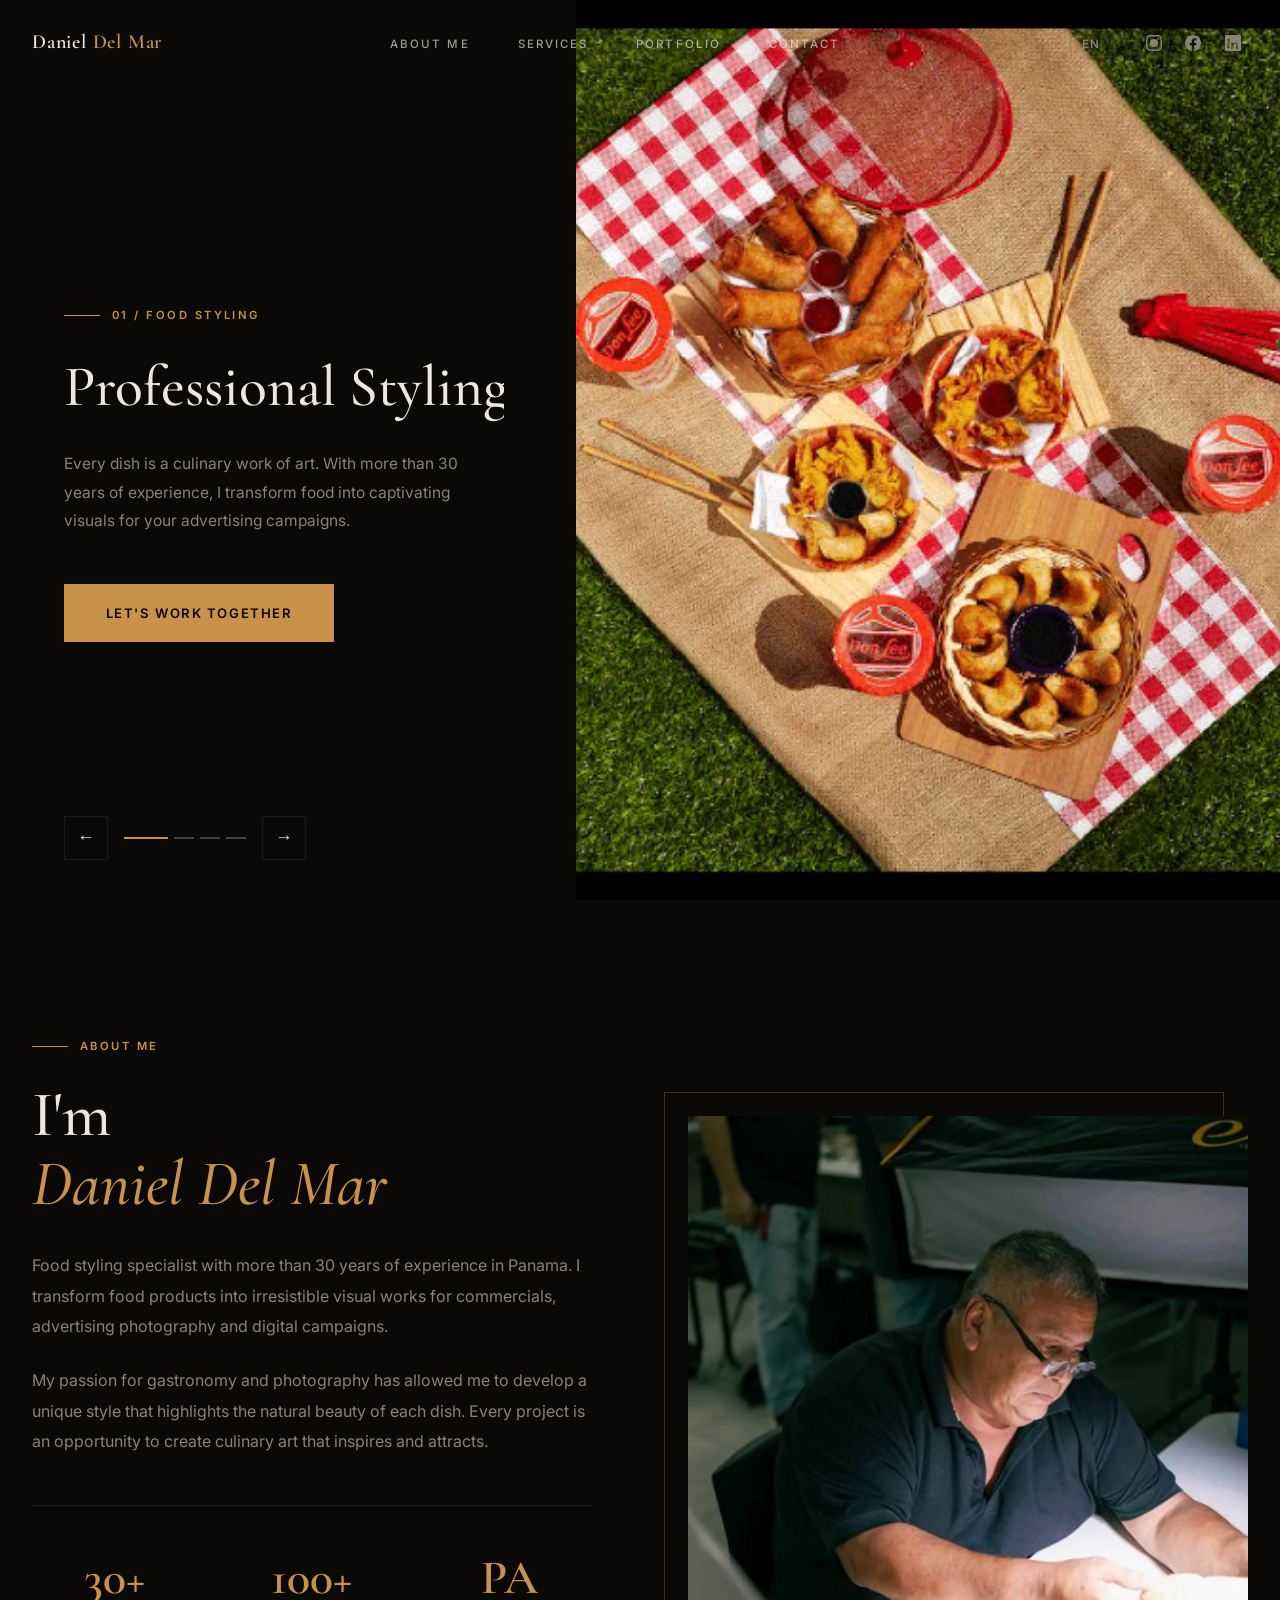
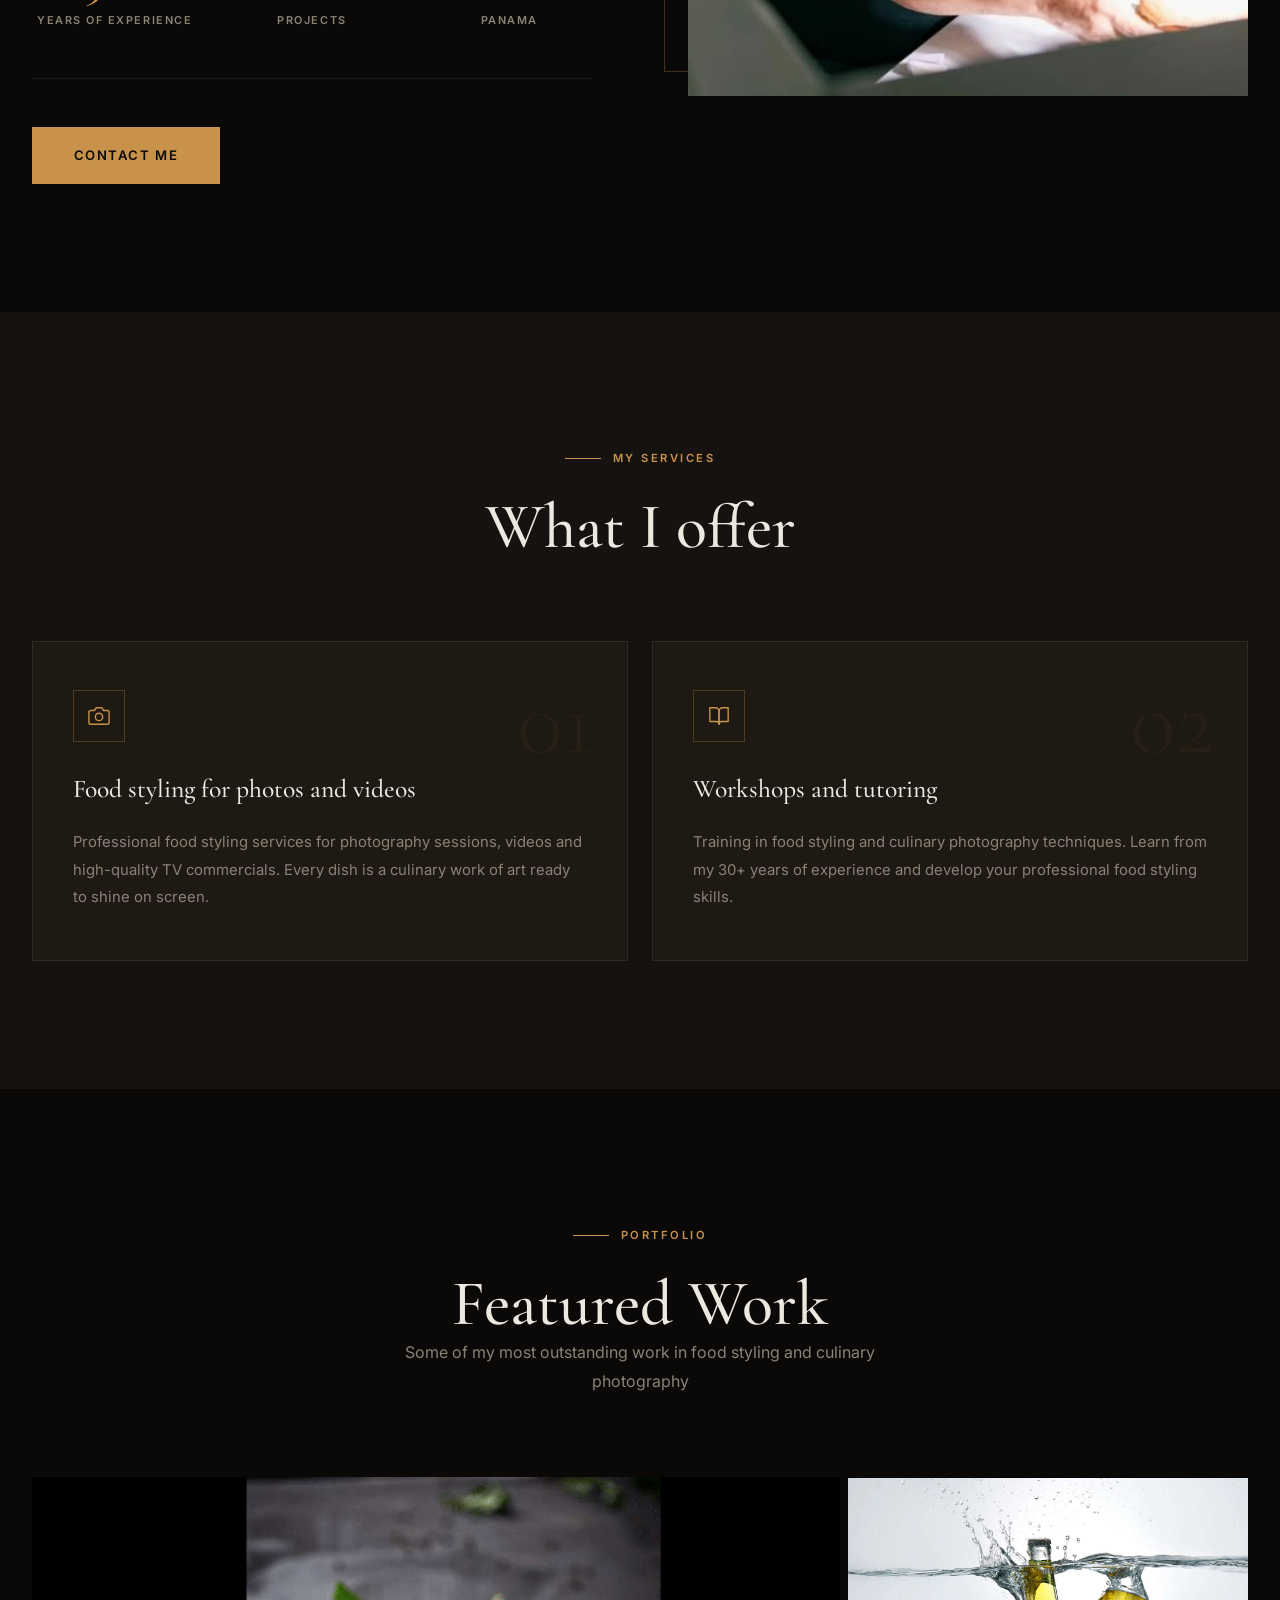
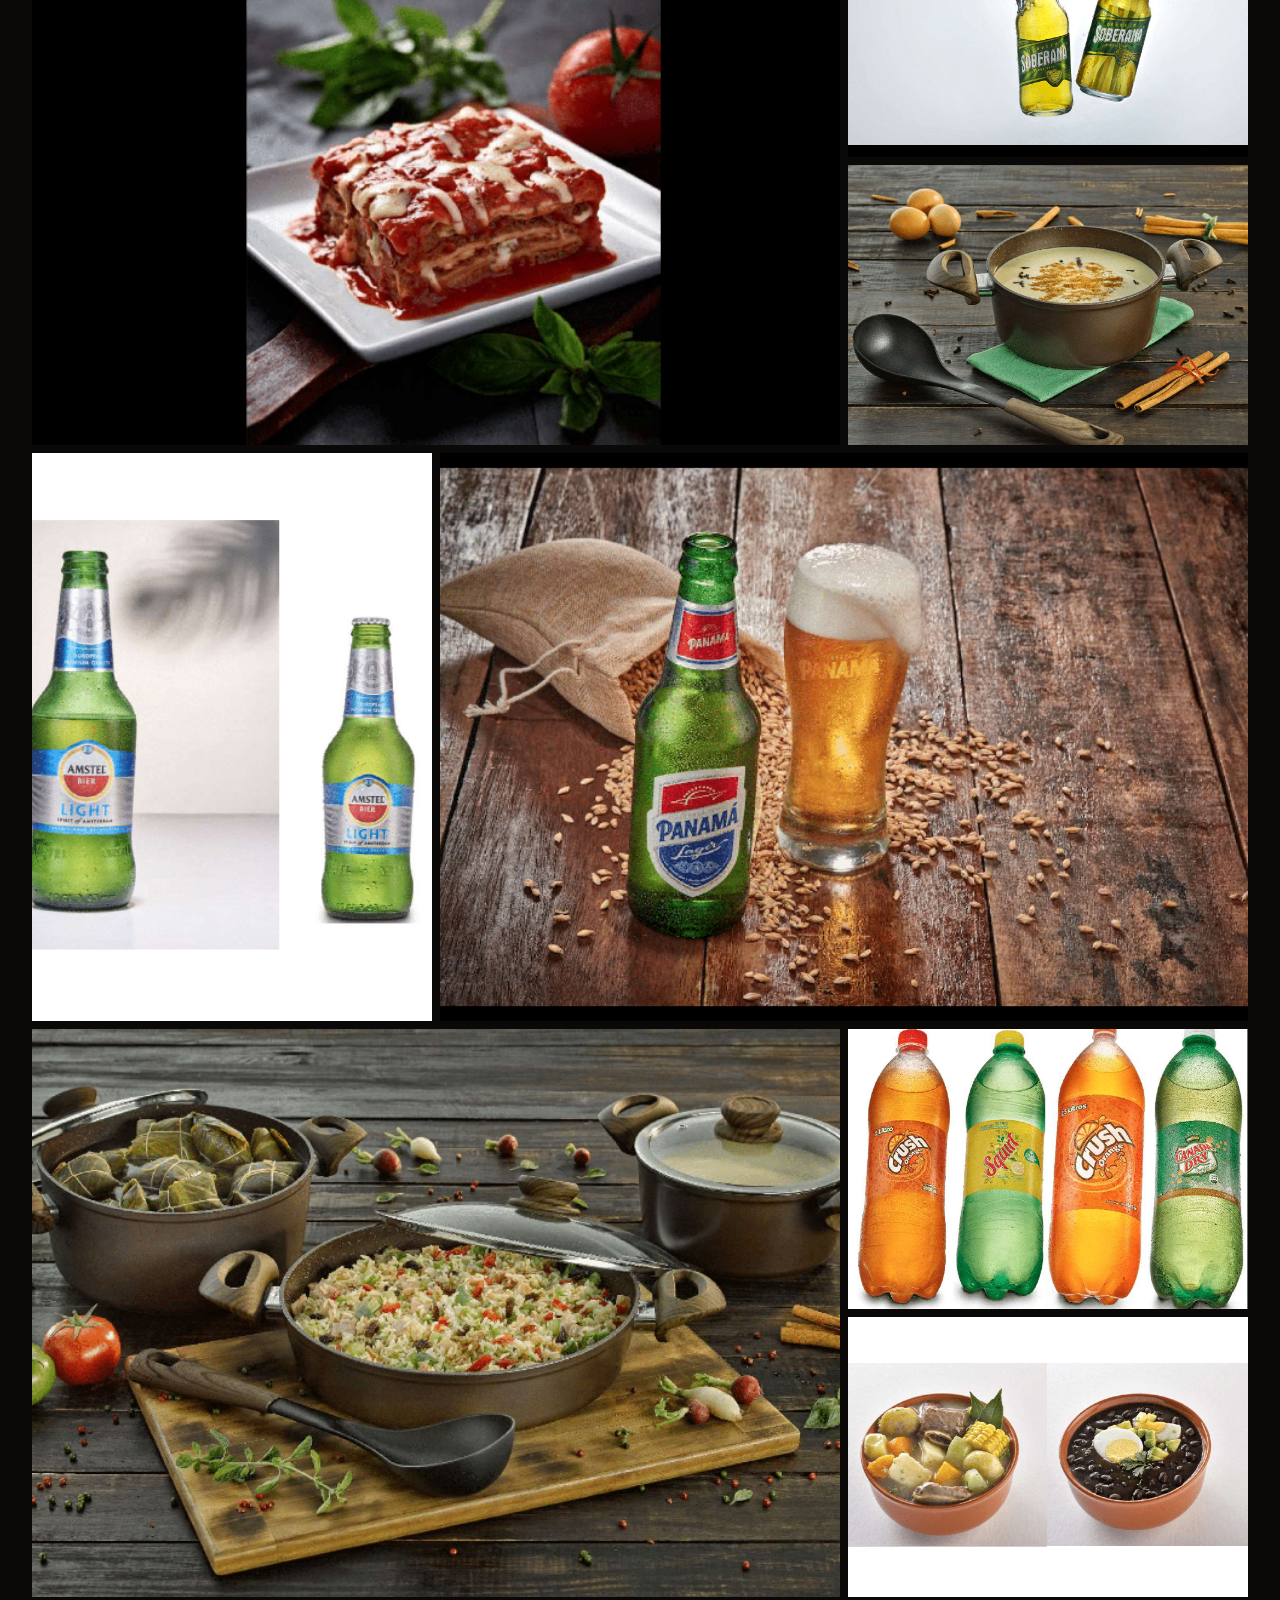
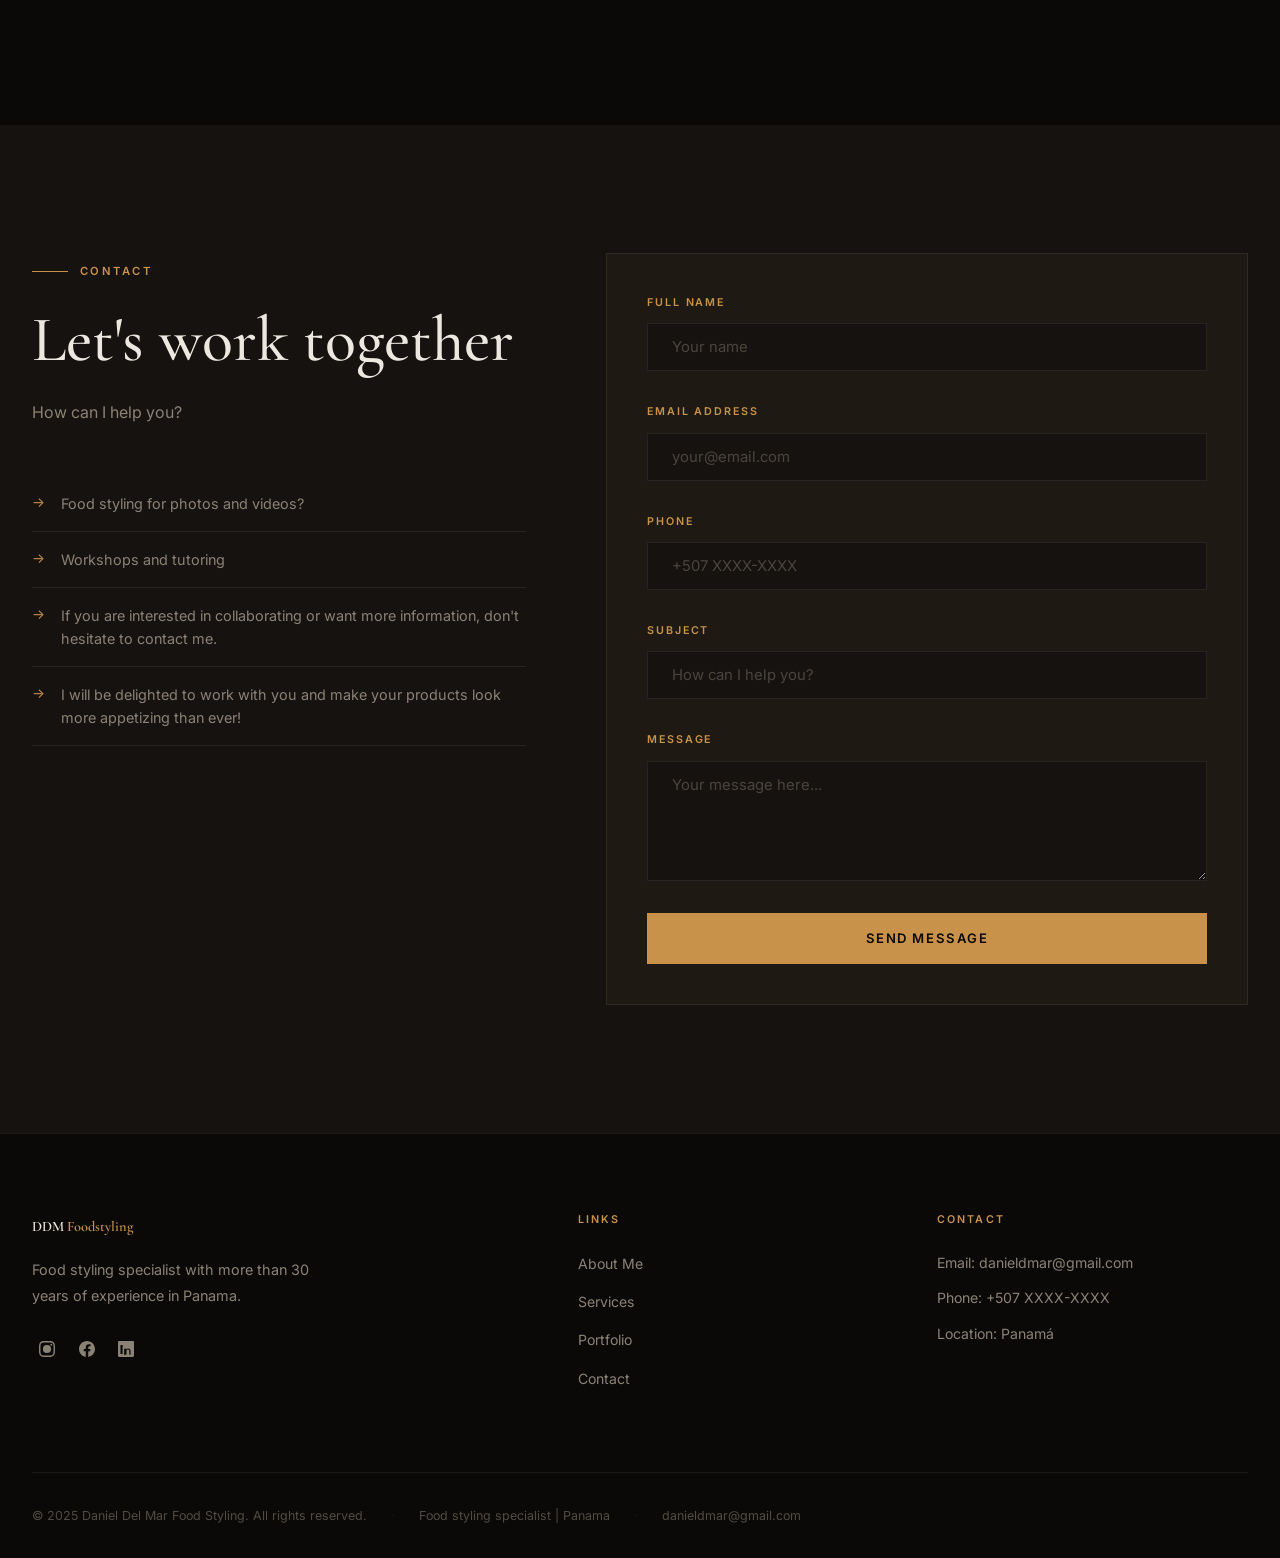
<file: index.html>
<!DOCTYPE html>
<html lang="es">
  <head>
    <title>Daniel Del Mar - Food Styling Profesional en Panamá | 30+ Años de Experiencia</title>
    <meta charset="utf-8" />
    <meta name="viewport" content="width=device-width, initial-scale=1, user-scalable=no" />
    <meta name="description" content="Food styling profesional en Panamá. Estilización de alimentos, fotografía culinaria y comerciales de TV. 30+ años de experiencia con Daniel Del Mar." />
    <meta name="keywords" content="food styling Panamá, fotografía culinaria, estilista de alimentos, publicidad gastronómica, comerciales TV, Daniel Del Mar, maquillaje alimentos, sesiones fotográficas culinarias" />
    <meta name="author" content="Daniel Del Mar" />
    <meta name="robots" content="index, follow" />
    <meta name="geo.region" content="PA" />
    <meta name="geo.placename" content="Panamá" />
    <link rel="canonical" href="https://ddmfoodstyling.xyz/" />

    <!-- hreflang: misma URL raíz para ambos idiomas (SPA con JS i18n) -->
    <link rel="alternate" hreflang="es"        href="https://ddmfoodstyling.xyz/" />
    <link rel="alternate" hreflang="en"        href="https://ddmfoodstyling.xyz/" />
    <link rel="alternate" hreflang="x-default" href="https://ddmfoodstyling.xyz/" />

    <meta name="content-language" content="es" />
    <meta property="og:locale:alternate" content="en_US" />
    <meta name="apple-mobile-web-app-capable" content="yes" />
    <meta name="apple-mobile-web-app-status-bar-style" content="black-translucent" />
    <meta name="theme-color" content="#0B0907" />
    <meta name="rating" content="general" />
    <link rel="sitemap" type="application/xml" href="/sitemap.xml" />
    <link rel="icon" type="image/png" href="assets/images/avatar.png" />

    <!-- Preload critical resources -->
    <link rel="preload" href="assets/css/main.css" as="style" />
    <link rel="preload" href="assets/images/DDM-foodstyling-19.png" as="image" />
    <link rel="dns-prefetch" href="//fonts.googleapis.com" />
    <link rel="stylesheet" href="assets/css/main.css" />

    <!-- Open Graph -->
    <meta property="og:title" content="Daniel Del Mar - Food Styling Profesional en Panamá" />
    <meta property="og:description" content="Especialista en food styling con más de 30 años de experiencia. Servicios profesionales de estilización de alimentos para comerciales, fotografía culinaria y publicidad gastronómica." />
    <meta property="og:image" content="https://ddmfoodstyling.xyz/assets/images/banner.png" />
    <meta property="og:image:width" content="1200" />
    <meta property="og:image:height" content="630" />
    <meta property="og:image:alt" content="Daniel Del Mar — Food Styling Profesional en Panamá" />
    <meta property="og:url" content="https://ddmfoodstyling.xyz/" />
    <meta property="og:type" content="website" />
    <meta property="og:site_name" content="Daniel Del Mar Food Styling" />
    <meta property="og:locale" content="es_PA" />

    <!-- Twitter Card -->
    <meta name="twitter:card" content="summary_large_image" />
    <meta name="twitter:title" content="Daniel Del Mar - Food Styling Profesional" />
    <meta name="twitter:description" content="Especialista en food styling con más de 30 años de experiencia en Panamá." />
    <meta name="twitter:image" content="https://ddmfoodstyling.xyz/assets/images/banner.png" />
    <meta name="twitter:creator" content="@danieldmar" />

    <!-- Structured Data -->
    <script type="application/ld+json">
      {
        "@context": "https://schema.org",
        "@type": "LocalBusiness",
        "name": "Daniel Del Mar Food Styling",
        "description": "Especialista en food styling con más de 30 años de experiencia en Panamá",
        "url": "https://ddmfoodstyling.xyz",
        "telephone": "+507-XXXX-XXXX",
        "email": "danieldmar@gmail.com",
        "address": {
          "@type": "PostalAddress",
          "addressCountry": "PA",
          "addressRegion": "Panamá"
        },
        "founder": {
          "@type": "Person",
          "name": "Daniel Del Mar",
          "jobTitle": "Food Stylist"
        },
        "serviceType": "Food Styling",
        "areaServed": "Panamá",
        "sameAs": ["https://www.instagram.com/danieldmar/", "https://www.facebook.com/danieldmar", "https://www.linkedin.com/in/daniel-del-mar-75485919"]
      }
    </script>
    <script type="application/ld+json">
      {
        "@context": "https://schema.org",
        "@type": "BreadcrumbList",
        "itemListElement": [
          { "@type": "ListItem", "position": 1, "name": "Home", "item": "https://ddmfoodstyling.xyz/" },
          { "@type": "ListItem", "position": 2, "name": "Sobre Mí", "item": "https://ddmfoodstyling.xyz/#sobre-mi" },
          { "@type": "ListItem", "position": 3, "name": "Servicios", "item": "https://ddmfoodstyling.xyz/#servicios" },
          { "@type": "ListItem", "position": 4, "name": "Portafolio", "item": "https://ddmfoodstyling.xyz/#portafolio" },
          { "@type": "ListItem", "position": 5, "name": "Contacto", "item": "https://ddmfoodstyling.xyz/#contacto" }
        ]
      }
    </script>
    <script type="application/ld+json">
      {
        "@context": "https://schema.org",
        "@type": "Person",
        "name": "Daniel Del Mar",
        "jobTitle": "Food Styling Specialist",
        "image": "https://ddmfoodstyling.xyz/assets/images/avatar.png",
        "description": "Especialista en food styling con más de 30 años de experiencia en Panamá",
        "url": "https://ddmfoodstyling.xyz",
        "email": "danieldmar@gmail.com",
        "sameAs": ["https://www.instagram.com/danieldmar/", "https://www.facebook.com/danieldmar", "https://www.linkedin.com/in/daniel-del-mar-75485919"],
        "knowsAbout": ["Food Styling", "Culinary Photography", "Food Advertising", "TV Commercials"]
      }
    </script>

    <!-- Fonts: Cormorant Garamond (display) + Inter (body) -->
    <link rel="preconnect" href="https://fonts.googleapis.com" />
    <link rel="preconnect" href="https://fonts.gstatic.com" crossorigin />
    <link
      href="https://fonts.googleapis.com/css2?family=Cormorant+Garamond:ital,wght@0,300;0,400;0,500;0,600;0,700;1,300;1,400;1,500;1,600&family=Inter:wght@300;400;500;600&display=swap"
      rel="stylesheet"
    />
  </head>

  <body>

    <!-- ========================================
         HEADER / NAVBAR
         ======================================== -->
    <header id="site-header">
      <nav class="navbar container">

        <!-- Brand -->
        <div class="navbar-brand">
          <h1 class="m-0">Daniel <span>Del Mar</span></h1>
        </div>

        <!-- Nav Links -->
        <ul class="nav-menu">
          <li><a href="#sobre-mi"  data-i18n="nav-sobre-mi">Sobre Mí</a></li>
          <li><a href="#servicios" data-i18n="nav-servicios">Servicios</a></li>
          <li><a href="#portafolio" data-i18n="nav-portafolio">Portafolio</a></li>
          <li><a href="#contacto"  data-i18n="nav-contacto">Contacto</a></li>
        </ul>

        <!-- Right: language + social -->
        <div class="nav-right">
          <div class="language-selector">
            <select id="languageSelect" class="language-select">
              <option value="es">ES</option>
              <option value="en">EN</option>
            </select>
          </div>

          <div class="social-links">
            <a href="https://www.instagram.com/danieldmar/" target="_blank" rel="noopener noreferrer" class="social-icon" title="Instagram">
              <svg viewBox="0 0 24 24" fill="currentColor">
                <path d="M12 2.163c3.204 0 3.584.012 4.85.07 3.252.148 4.771 1.691 4.919 4.919.058 1.266.069 1.646.069 4.85 0 3.204-.012 3.584-.07 4.85-.149 3.225-1.664 4.771-4.919 4.919-1.266.058-1.644.07-4.85.07-3.204 0-3.584-.012-4.849-.07-3.26-.149-4.771-1.699-4.919-4.92-.058-1.265-.07-1.644-.07-4.849 0-3.204.013-3.583.07-4.849.149-3.227 1.664-4.771 4.919-4.919 1.266-.057 1.645-.069 4.849-.069zm0-2.163c-3.259 0-3.667.014-4.947.072-4.358.2-6.78 2.618-6.98 6.98-.059 1.281-.073 1.689-.073 4.948 0 3.259.014 3.668.072 4.948.2 4.358 2.618 6.78 6.98 6.98 1.281.058 1.689.072 4.948.072 3.259 0 3.668-.014 4.948-.072 4.354-.2 6.782-2.618 6.979-6.98.059-1.28.073-1.689.073-4.948 0-3.259-.014-3.667-.072-4.947-.196-4.354-2.617-6.78-6.979-6.98-1.281-.059-1.69-.073-4.949-.073zM5.838 12a6.162 6.162 0 1 1 12.324 0 6.162 6.162 0 0 1-12.324 0zM12 16a4 4 0 1 1 0-8 4 4 0 0 1 0 8zm4.965-10.322a1.44 1.44 0 1 1 2.881.001 1.44 1.44 0 0 1-2.881-.001z"/>
              </svg>
            </a>
            <a href="https://www.facebook.com/danieldmar" target="_blank" rel="noopener noreferrer" class="social-icon" title="Facebook">
              <svg viewBox="0 0 24 24" fill="currentColor">
                <path d="M24 12.073c0-6.627-5.373-12-12-12s-12 5.373-12 12c0 5.99 4.388 10.954 10.125 11.854v-8.385H7.078v-3.47h3.047V9.43c0-3.007 1.792-4.669 4.533-4.669 1.312 0 2.686.235 2.686.235v2.953H15.83c-1.491 0-1.956.925-1.956 1.874v2.25h3.328l-.532 3.47h-2.796v8.385C19.612 23.027 24 18.062 24 12.073z"/>
              </svg>
            </a>
            <a href="https://www.linkedin.com/in/daniel-del-mar-75485919" target="_blank" rel="noopener noreferrer" class="social-icon" title="LinkedIn">
              <svg viewBox="0 0 24 24" fill="currentColor">
                <path d="M20.447 20.452h-3.554v-5.569c0-1.328-.475-2.236-1.986-2.236-1.081 0-1.722.731-2.004 1.437-.103.249-.129.597-.129.946v5.422h-3.554s.035-8.087 0-8.937h3.554v1.26c.395-.608 1.104-1.476 2.686-1.476 1.965 0 3.44 1.283 3.44 4.038v5.115zM5.337 9.433c-1.144 0-1.915-.758-1.915-1.708 0-.952.77-1.708 1.954-1.708 1.184 0 1.915.757 1.915 1.708 0 .95-.73 1.708-1.954 1.708zm1.547 10.019H3.73V9.515h3.154v10.019zM22.225 0H1.771C.792 0 0 .774 0 1.729v20.542C0 23.227.792 24 1.771 24h20.451C23.2 24 24 23.227 24 22.271V1.729C24 .774 23.2 0 22.225 0z"/>
              </svg>
            </a>
          </div>
        </div>

      </nav>
    </header>

    <!-- ========================================
         MAIN CONTENT
         ======================================== -->
    <main>

      <!-- ── HERO CAROUSEL ─────────────────────── -->
      <section class="hero" id="hero" style="margin-top: 0; padding-top: 0">

        <!-- Slide 1 -->
        <div class="carousel-slide active">
          <div class="hero-text-panel">
            <span class="hero-slide-label">01 / Food Styling</span>
            <h2 data-i18n="carousel-1-title">Estilización<br><em>Profesional</em></h2>
            <p data-i18n="carousel-1-desc">Cada platillo es una obra de arte culinaria. Con más de 30 años de experiencia, transformo alimentos en visuales cautivadores para sus campañas publicitarias.</p>
            <div class="hero-cta">
              <a href="#contacto" class="btn btn-primary btn-lg" data-i18n="hero-cta">Trabajemos juntos</a>
            </div>
          </div>
          <div class="hero-image-panel">
            <img src="assets/images/DDM-foodstyling-19.png" alt="Estilización profesional de alimentos para fotografía y comerciales" />
          </div>
        </div>

        <!-- Slide 2 -->
        <div class="carousel-slide">
          <div class="hero-text-panel">
            <span class="hero-slide-label">02 / Talleres</span>
            <h2 data-i18n="carousel-2-title">Talleres y<br><em>Asesorías</em></h2>
            <p data-i18n="carousel-2-desc">Ofrezco talleres y asesorías en donde comparto mi conocimiento de mas de 30 años en la estilización de alimentos.</p>
            <div class="hero-cta">
              <a href="#contacto" class="btn btn-primary btn-lg" data-i18n="hero-cta">Trabajemos juntos</a>
            </div>
          </div>
          <div class="hero-image-panel">
            <img src="assets/images/DDM-foodstyling-20.png" alt="Talleres y asesorías de food styling con técnicas profesionales" />
          </div>
        </div>

        <!-- Slide 3 -->
        <div class="carousel-slide">
          <div class="hero-text-panel">
            <span class="hero-slide-label">03 / TV</span>
            <h2 data-i18n="carousel-3-title">Comerciales<br><em>de TV</em></h2>
            <p data-i18n="carousel-3-desc">Especializados en producción de comerciales televisivos de alta calidad. Desde la conceptualización hasta la ejecución final, aseguramos resultados excepcionales.</p>
            <div class="hero-cta">
              <a href="#contacto" class="btn btn-primary btn-lg" data-i18n="hero-cta">Trabajemos juntos</a>
            </div>
          </div>
          <div class="hero-image-panel">
            <img src="assets/images/DDM-foodstyling-21.png" alt="Comerciales de TV con estilización profesional de productos alimenticios" />
          </div>
        </div>

        <!-- Slide 4 -->
        <div class="carousel-slide">
          <div class="hero-text-panel">
            <span class="hero-slide-label">04 / Digital</span>
            <h2 data-i18n="carousel-4-title">Campañas<br><em>Digitales</em></h2>
            <p data-i18n="carousel-4-desc">Contenido visual impactante para redes sociales y plataformas digitales. Diseñado para aumentar engagement y convertir seguidores en clientes.</p>
            <div class="hero-cta">
              <a href="#contacto" class="btn btn-primary btn-lg" data-i18n="hero-cta">Trabajemos juntos</a>
            </div>
          </div>
          <div class="hero-image-panel">
            <img src="assets/images/DDM-foodstyling-22.png" alt="Campañas digitales y contenido visual para redes sociales de alimentos" />
          </div>
        </div>

        <!-- Controls -->
        <div class="carousel-controls">
          <button class="carousel-btn carousel-prev" onclick="changeSlide(-1)" aria-label="Anterior">&#8592;</button>
          <div class="carousel-indicators">
            <span class="indicator active" onclick="goToSlide(0)"></span>
            <span class="indicator"        onclick="goToSlide(1)"></span>
            <span class="indicator"        onclick="goToSlide(2)"></span>
            <span class="indicator"        onclick="goToSlide(3)"></span>
          </div>
          <button class="carousel-btn carousel-next" onclick="changeSlide(1)" aria-label="Siguiente">&#8594;</button>
        </div>

      </section>


      <!-- ── SOBRE MÍ ───────────────────────────── -->
      <section id="sobre-mi" class="about-section">
        <div class="container">
          <div class="about-grid">

            <!-- Text -->
            <div class="about-text reveal">
              <span class="section-label" data-i18n="nav-sobre-mi">Sobre Mí</span>
              <h2><span data-i18n="sobre-mi-pre">Soy</span><br><em data-i18n="sobre-mi-nombre">Daniel Del Mar</em></h2>

              <p data-i18n="sobre-mi-desc1">
                Especialista en estilización de alimentos con más de 30 años de experiencia en Panamá.
                Transformo productos alimenticios en obras visuales irresistibles para comerciales,
                fotografía publicitaria y campañas digitales.
              </p>
              <p data-i18n="sobre-mi-desc2">
                Mi pasión por la gastronomía y la fotografía me ha permitido
                desarrollar un estilo único que resalta la belleza natural de cada
                platillo. Cada proyecto es una oportunidad para crear arte culinario
                que inspira y atrae.
              </p>

              <!-- Stats -->
              <div class="about-stats">
                <div class="stat-item">
                  <span class="stat-number">30+</span>
                  <span class="stat-label" data-i18n="stat-anos">Años de Experiencia</span>
                </div>
                <div class="stat-item">
                  <span class="stat-number">100+</span>
                  <span class="stat-label" data-i18n="stat-proyectos">Proyectos</span>
                </div>
                <div class="stat-item">
                  <span class="stat-number">PA</span>
                  <span class="stat-label" data-i18n="stat-panama">Panamá</span>
                </div>
              </div>

              <a href="#contacto" class="btn btn-primary btn-lg" data-i18n="sobre-mi-btn">Contáctame</a>
            </div>

            <!-- Avatar -->
            <div class="about-image-wrapper reveal reveal-d2">
              <img
                src="assets/images/avatar.png"
                alt="Daniel Del Mar - Especialista en Food Styling"
                class="avatar-img"
              />
            </div>

          </div>
        </div>
      </section>


      <!-- ── SERVICIOS ──────────────────────────── -->
      <section id="servicios" class="services-section">
        <div class="container">

          <div class="services-header reveal">
            <span class="section-label" data-i18n="servicios-title">Mis Servicios</span>
            <h2 data-i18n="servicios-subtitle">Lo que ofrezco</h2>
          </div>

          <div class="services-grid">

            <!-- Servicio 1 -->
            <div class="service-card reveal reveal-d1">
              <span class="service-number">01</span>
              <div class="service-icon">
                <!-- Camera icon -->
                <svg viewBox="0 0 24 24" fill="none" stroke="currentColor" stroke-width="1.5" stroke-linecap="round" stroke-linejoin="round">
                  <path d="M23 19a2 2 0 0 1-2 2H3a2 2 0 0 1-2-2V8a2 2 0 0 1 2-2h4l2-3h6l2 3h4a2 2 0 0 1 2 2z"/>
                  <circle cx="12" cy="13" r="4"/>
                </svg>
              </div>
              <h3 data-i18n="servicio-1-title">Estilización de alimentos para fotos y videos</h3>
              <p data-i18n="servicio-1-desc">Servicios profesionales de food styling para sesiones fotográficas, videos y comerciales de TV de alta calidad. Cada platillo es una obra de arte culinaria lista para brillar en pantalla.</p>
            </div>

            <!-- Servicio 2 -->
            <div class="service-card reveal reveal-d2">
              <span class="service-number">02</span>
              <div class="service-icon">
                <!-- Open book / workshop icon -->
                <svg viewBox="0 0 24 24" fill="none" stroke="currentColor" stroke-width="1.5" stroke-linecap="round" stroke-linejoin="round">
                  <path d="M2 3h6a4 4 0 0 1 4 4v14a3 3 0 0 0-3-3H2z"/>
                  <path d="M22 3h-6a4 4 0 0 0-4 4v14a3 3 0 0 1 3-3h7z"/>
                </svg>
              </div>
              <h3 data-i18n="servicio-2-title">Talleres y tutorías</h3>
              <p data-i18n="servicio-2-desc">Capacitación en técnicas de food styling y fotografía culinaria. Aprende de mi experiencia de 30+ años y desarrolla tus habilidades en la estilización profesional de alimentos.</p>
            </div>

          </div>
        </div>
      </section>


      <!-- ── PORTAFOLIO ─────────────────────────── -->
      <section id="portafolio" class="portfolio-section">
        <div class="container">

          <div class="portfolio-header reveal">
            <span class="section-label" data-i18n="portafolio-title">Portafolio</span>
            <h2 data-i18n="portafolio-subtitle">Trabajos Destacados</h2>
            <p data-i18n="portafolio-desc">Algunos de mis trabajos más destacados en food styling y fotografía culinaria</p>
          </div>

          <div class="portfolio-grid">

            <div class="portfolio-item reveal">
              <img src="assets/images/DDM-foodstyling-04.png" alt="Trabajo de food styling — Estilización profesional de platos" />
              <div class="portfolio-overlay"><span class="portfolio-tag">Food Styling</span></div>
            </div>

            <div class="portfolio-item reveal reveal-d1">
              <img src="assets/images/DDM-foodstyling-45.png" alt="Trabajo de food styling — Diseño visual de alimentos para comercial" />
              <div class="portfolio-overlay"><span class="portfolio-tag">Fotografía</span></div>
            </div>

            <div class="portfolio-item reveal reveal-d2">
              <img src="assets/images/DDM-foodstyling-06.png" alt="Trabajo de food styling — Fotografía culinaria profesional" />
              <div class="portfolio-overlay"><span class="portfolio-tag">Comerciales</span></div>
            </div>

            <div class="portfolio-item reveal reveal-d1">
              <img src="assets/images/DDM-foodstyling-26.png" alt="Trabajo de food styling — Presentación de platillo para publicidad" />
              <div class="portfolio-overlay"><span class="portfolio-tag">Publicidad</span></div>
            </div>

            <div class="portfolio-item reveal reveal-d2">
              <img src="assets/images/DDM-foodstyling-40.png" alt="Trabajo de food styling — Composición de alimentos para campaña digital" />
              <div class="portfolio-overlay"><span class="portfolio-tag">Digital</span></div>
            </div>

            <div class="portfolio-item reveal reveal-d1">
              <img src="assets/images/DDM-foodstyling-05.png" alt="Trabajo de food styling — Estilización de producto alimenticio" />
              <div class="portfolio-overlay"><span class="portfolio-tag">Food Styling</span></div>
            </div>

            <div class="portfolio-item reveal reveal-d2">
              <img src="assets/images/DDM-foodstyling-51.png" alt="Trabajo de food styling — Diseño de presentación culinaria" />
              <div class="portfolio-overlay"><span class="portfolio-tag">Fotografía</span></div>
            </div>

            <div class="portfolio-item reveal reveal-d3">
              <img src="assets/images/DDM-foodstyling-11.png" alt="Trabajo de food styling — Fotografía de alimentos para comercio" />
              <div class="portfolio-overlay"><span class="portfolio-tag">Comerciales</span></div>
            </div>

          </div>
        </div>
      </section>


      <!-- ── CONTACTO ───────────────────────────── -->
      <section id="contacto" class="contact-section">
        <div class="container">
          <div class="contact-grid">

            <!-- Info -->
            <div class="contact-info reveal">
              <span class="section-label" data-i18n="nav-contacto">Contacto</span>
              <h2 data-i18n="contacto-title">Trabajemos<br>Juntos</h2>
              <p data-i18n="contacto-desc">¿Cómo puedo ayudarte?</p>

              <ul class="contact-list">
                <li data-i18n="contacto-desc2">Estilización de alimentos para fotos y videos</li>
                <li data-i18n="contacto-desc3">Talleres y tutorias</li>
                <li data-i18n="contacto-desc4">Si estás interesado en colaborar o deseas más información, no dudes en contactarme.</li>
                <li data-i18n="contacto-desc5">¡Estaré encantado de trabajar contigo y hacer que tus productos se vean más apetitosos que nunca!</li>
              </ul>
            </div>

            <!-- Form -->
            <form
              method="post"
              action="mailto:danieldmar@gmail.com"
              enctype="multipart/form-data"
              class="contact-form reveal reveal-d2"
              id="contactForm"
            >
              <div class="form-group">
                <label for="nombre" class="form-label" data-i18n="form-nombre">Nombre Completo</label>
                <input type="text" id="nombre" name="nombre" class="form-input" placeholder="Tu nombre" required />
              </div>

              <div class="form-group">
                <label for="email" class="form-label" data-i18n="form-email">Correo Electrónico</label>
                <input type="email" id="email" name="email" class="form-input" placeholder="tu@email.com" required />
              </div>

              <div class="form-group">
                <label for="telefono" class="form-label" data-i18n="form-telefono">Teléfono</label>
                <input type="tel" id="telefono" name="telefono" class="form-input" placeholder="+507 XXXX-XXXX" />
              </div>

              <div class="form-group">
                <label for="asunto" class="form-label" data-i18n="form-asunto">Asunto</label>
                <input type="text" id="asunto" name="asunto" class="form-input" placeholder="¿En qué puedo ayudarte?" required />
              </div>

              <div class="form-group">
                <label for="mensaje" class="form-label" data-i18n="form-mensaje">Mensaje</label>
                <textarea id="mensaje" name="mensaje" class="form-input" rows="5" placeholder="Tu mensaje aquí..." required></textarea>
              </div>

              <button type="submit" class="btn btn-primary btn-lg" style="width: 100%" data-i18n="form-submit">
                Enviar Mensaje
              </button>
            </form>

          </div>
        </div>
      </section>

    </main>


    <!-- ========================================
         FOOTER
         ======================================== -->
    <footer>
      <div class="container">

        <div class="footer-grid">

          <!-- Brand -->
          <div class="footer-brand">
            <p class="footer-brand-name">DDM <span>Foodstyling</span></p>
            <p data-i18n="footer-desc">Especialista en food styling con más de 30 años de experiencia en Panamá.</p>
            <div class="social-links" style="margin-top: 1.5rem">
              <a href="https://www.instagram.com/danieldmar/" target="_blank" rel="noopener noreferrer" class="social-icon" title="Instagram">
                <svg viewBox="0 0 24 24" fill="currentColor">
                  <path d="M12 2.163c3.204 0 3.584.012 4.85.07 3.252.148 4.771 1.691 4.919 4.919.058 1.266.069 1.646.069 4.85 0 3.204-.012 3.584-.07 4.85-.149 3.225-1.664 4.771-4.919 4.919-1.266.058-1.644.07-4.85.07-3.204 0-3.584-.012-4.849-.07-3.26-.149-4.771-1.699-4.919-4.92-.058-1.265-.07-1.644-.07-4.849 0-3.204.013-3.583.07-4.849.149-3.227 1.664-4.771 4.919-4.919 1.266-.057 1.645-.069 4.849-.069zm0-2.163c-3.259 0-3.667.014-4.947.072-4.358.2-6.78 2.618-6.98 6.98-.059 1.281-.073 1.689-.073 4.948 0 3.259.014 3.668.072 4.948.2 4.358 2.618 6.78 6.98 6.98 1.281.058 1.689.072 4.948.072 3.259 0 3.668-.014 4.948-.072 4.354-.2 6.782-2.618 6.979-6.98.059-1.28.073-1.689.073-4.948 0-3.259-.014-3.667-.072-4.947-.196-4.354-2.617-6.78-6.979-6.98-1.281-.059-1.69-.073-4.949-.073zM5.838 12a6.162 6.162 0 1 1 12.324 0 6.162 6.162 0 0 1-12.324 0zM12 16a4 4 0 1 1 0-8 4 4 0 0 1 0 8zm4.965-10.322a1.44 1.44 0 1 1 2.881.001 1.44 1.44 0 0 1-2.881-.001z"/>
                </svg>
              </a>
              <a href="https://www.facebook.com/danieldmar" target="_blank" rel="noopener noreferrer" class="social-icon" title="Facebook">
                <svg viewBox="0 0 24 24" fill="currentColor">
                  <path d="M24 12.073c0-6.627-5.373-12-12-12s-12 5.373-12 12c0 5.99 4.388 10.954 10.125 11.854v-8.385H7.078v-3.47h3.047V9.43c0-3.007 1.792-4.669 4.533-4.669 1.312 0 2.686.235 2.686.235v2.953H15.83c-1.491 0-1.956.925-1.956 1.874v2.25h3.328l-.532 3.47h-2.796v8.385C19.612 23.027 24 18.062 24 12.073z"/>
                </svg>
              </a>
              <a href="https://www.linkedin.com/in/daniel-del-mar-75485919" target="_blank" rel="noopener noreferrer" class="social-icon" title="LinkedIn">
                <svg viewBox="0 0 24 24" fill="currentColor">
                  <path d="M20.447 20.452h-3.554v-5.569c0-1.328-.475-2.236-1.986-2.236-1.081 0-1.722.731-2.004 1.437-.103.249-.129.597-.129.946v5.422h-3.554s.035-8.087 0-8.937h3.554v1.26c.395-.608 1.104-1.476 2.686-1.476 1.965 0 3.44 1.283 3.44 4.038v5.115zM5.337 9.433c-1.144 0-1.915-.758-1.915-1.708 0-.952.77-1.708 1.954-1.708 1.184 0 1.915.757 1.915 1.708 0 .95-.73 1.708-1.954 1.708zm1.547 10.019H3.73V9.515h3.154v10.019zM22.225 0H1.771C.792 0 0 .774 0 1.729v20.542C0 23.227.792 24 1.771 24h20.451C23.2 24 24 23.227 24 22.271V1.729C24 .774 23.2 0 22.225 0z"/>
                </svg>
              </a>
            </div>
          </div>

          <!-- Links -->
          <div class="footer-col">
            <h4 data-i18n="footer-enlaces">Enlaces</h4>
            <ul>
              <li><a href="#sobre-mi"   data-i18n="nav-sobre-mi">Sobre Mí</a></li>
              <li><a href="#servicios"  data-i18n="nav-servicios">Servicios</a></li>
              <li><a href="#portafolio" data-i18n="nav-portafolio">Portafolio</a></li>
              <li><a href="#contacto"   data-i18n="nav-contacto">Contacto</a></li>
            </ul>
          </div>

          <!-- Contact -->
          <div class="footer-col">
            <h4 data-i18n="footer-contacto">Contacto</h4>
            <p><span data-i18n="footer-email">Email:</span> <a href="mailto:danieldmar@gmail.com">danieldmar@gmail.com</a></p>
            <p><span data-i18n="footer-telefono">Teléfono:</span> <a href="tel:+507XXXXXXXX">+507 XXXX-XXXX</a></p>
            <p><span data-i18n="footer-ubicacion">Ubicación:</span> Panamá</p>
          </div>

        </div>

        <!-- Bottom bar -->
        <div class="footer-bottom">
          <ul class="copyright">
            <li data-i18n="footer-copyright">&copy; 2025 Daniel Del Mar Food Styling. Todos los derechos reservados.</li>
            <li data-i18n="footer-especialista">Especialista en <em>food styling</em> | Panamá</li>
            <li><a href="mailto:danieldmar@gmail.com">danieldmar@gmail.com</a></li>
          </ul>
        </div>

      </div>
    </footer>


    <!-- ========================================
         SCRIPTS
         ======================================== -->

    <!-- Translations -->
    <script src="assets/js/translations.js"></script>

    <!-- Navbar scroll effect -->
    <script>
      (function () {
        const header = document.getElementById('site-header');
        function onScroll() {
          header.classList.toggle('scrolled', window.scrollY > 60);
        }
        window.addEventListener('scroll', onScroll, { passive: true });
        onScroll();
      })();
    </script>

    <!-- Scroll-reveal (IntersectionObserver) -->
    <script>
      (function () {
        const observer = new IntersectionObserver(
          (entries) => {
            entries.forEach((entry) => {
              if (entry.isIntersecting) {
                entry.target.classList.add('visible');
                observer.unobserve(entry.target);
              }
            });
          },
          { threshold: 0.12 }
        );
        document.querySelectorAll('.reveal').forEach((el) => observer.observe(el));
      })();
    </script>

    <!-- Hero Carousel -->
    <script>
      let currentSlide = 0;
      const slides     = document.querySelectorAll('.carousel-slide');
      const indicators = document.querySelectorAll('.indicator');
      let autoSlideInterval;

      function showSlide(n) {
        slides.forEach(s => s.classList.remove('active'));
        indicators.forEach(i => i.classList.remove('active'));

        if (n >= slides.length) currentSlide = 0;
        else if (n < 0)         currentSlide = slides.length - 1;
        else                    currentSlide = n;

        slides[currentSlide].classList.add('active');
        indicators[currentSlide].classList.add('active');
      }

      function changeSlide(n) {
        clearInterval(autoSlideInterval);
        showSlide(currentSlide + n);
        startAutoSlide();
      }

      function goToSlide(n) {
        clearInterval(autoSlideInterval);
        showSlide(n);
        startAutoSlide();
      }

      function startAutoSlide() {
        autoSlideInterval = setInterval(() => showSlide(currentSlide + 1), 5500);
      }

      showSlide(currentSlide);
      startAutoSlide();
    </script>

  </body>
</html>
</file>
<file: assets/css/main.css>
/* ============================================================================
   Daniel Del Mar — Food Styling Portfolio
   Editorial Dark Redesign
   ============================================================================ */

/* ============================================================================
   1. RESET & BASE
   ============================================================================ */

*, *::before, *::after {
  margin: 0;
  padding: 0;
  box-sizing: border-box;
}

html {
  scroll-behavior: smooth;
  -webkit-font-smoothing: antialiased;
  -moz-osx-font-smoothing: grayscale;
}

/* ============================================================================
   2. DESIGN TOKENS
   ============================================================================ */

:root {
  /* Dark Editorial Palette */
  --color-bg:           #0B0907;
  --color-surface:      #161210;
  --color-surface-2:    #1E1A13;
  --color-accent:       #C8924A;
  --color-accent-light: #E8B86D;
  --color-accent-dim:   rgba(200, 146, 74, 0.12);
  --color-text:         #EDE8DF;
  --color-text-muted:   #8A8275;
  --color-border:       rgba(200, 146, 74, 0.28);
  --color-border-sub:   rgba(255, 255, 255, 0.07);

  /* Fonts */
  --font-display: 'Cormorant Garamond', Georgia, serif;
  --font-body:    'Inter', system-ui, -apple-system, sans-serif;

  /* Spacing */
  --sp-xs:  0.5rem;
  --sp-sm:  1rem;
  --sp-md:  1.5rem;
  --sp-lg:  2rem;
  --sp-xl:  3rem;
  --sp-2xl: 5rem;
  --sp-3xl: 8rem;

  /* Radius */
  --radius-sm: 2px;
  --radius-md: 4px;

  /* Transitions */
  --tr-fast: 150ms ease;
  --tr-base: 300ms ease;
  --tr-slow: 600ms ease;

  /* Shadows */
  --shadow-md:   0 8px 24px rgba(0, 0, 0, 0.5);
  --shadow-lg:   0 20px 48px rgba(0, 0, 0, 0.65);
  --shadow-gold: 0 8px 32px rgba(200, 146, 74, 0.25);
}

/* ============================================================================
   3. BASE TYPOGRAPHY & ELEMENTS
   ============================================================================ */

body {
  font-family: var(--font-body);
  font-size: 16px;
  line-height: 1.7;
  color: var(--color-text);
  background-color: var(--color-bg);
}

h1, h2, h3, h4, h5, h6 {
  font-family: var(--font-display);
  line-height: 1.08;
  color: var(--color-text);
  font-weight: 500;
}

h1 { font-size: clamp(3rem, 7vw, 6rem); letter-spacing: -0.02em; }
h2 { font-size: clamp(2.4rem, 5vw, 4rem); }
h3 { font-size: clamp(1.4rem, 2.5vw, 2rem); }
h4 { font-size: 1.15rem; }

p {
  color: var(--color-text-muted);
  margin-bottom: var(--sp-md);
  line-height: 1.85;
}

a {
  color: var(--color-accent);
  text-decoration: none;
  transition: color var(--tr-base);
}

a:hover { color: var(--color-accent-light); }

img {
  max-width: 100%;
  height: auto;
  display: block;
}

ul { list-style: none; }

/* ============================================================================
   4. UTILITY
   ============================================================================ */

.container {
  width: 100%;
  max-width: 1280px;
  margin: 0 auto;
  padding: 0 var(--sp-lg);
}

.container-sm { max-width: 780px; }

.flex         { display: flex; }
.flex-center  { display: flex; align-items: center; justify-content: center; }
.flex-between { display: flex; align-items: center; justify-content: space-between; }
.grid         { display: grid; }
.gap-sm       { gap: var(--sp-sm); }
.gap-md       { gap: var(--sp-md); }
.gap-lg       { gap: var(--sp-lg); }
.m-0          { margin: 0; }
.text-center  { text-align: center; }
.hidden       { display: none; }

/* Section Label */
.section-label {
  display: inline-flex;
  align-items: center;
  gap: 0.75rem;
  font-family: var(--font-body);
  font-size: 0.7rem;
  font-weight: 600;
  letter-spacing: 0.22em;
  text-transform: uppercase;
  color: var(--color-accent);
  margin-bottom: var(--sp-md);
}

.section-label::before {
  content: '';
  display: block;
  width: 36px;
  height: 1px;
  background: var(--color-accent);
  flex-shrink: 0;
}

/* ============================================================================
   5. BUTTONS
   ============================================================================ */

.btn {
  display: inline-flex;
  align-items: center;
  justify-content: center;
  gap: 0.6rem;
  padding: 0.9rem 2.2rem;
  font-family: var(--font-body);
  font-size: 0.78rem;
  font-weight: 600;
  letter-spacing: 0.12em;
  text-transform: uppercase;
  border: none;
  border-radius: 0;
  cursor: pointer;
  transition: all var(--tr-base);
  text-decoration: none;
}

.btn-primary {
  background-color: var(--color-accent);
  color: var(--color-bg);
}

.btn-primary:hover {
  background-color: var(--color-accent-light);
  color: var(--color-bg);
  transform: translateY(-2px);
  box-shadow: var(--shadow-gold);
}

.btn-outline {
  background: transparent;
  color: var(--color-text);
  border: 1px solid var(--color-border-sub);
}

.btn-outline:hover {
  border-color: var(--color-accent);
  color: var(--color-accent-light);
  background: var(--color-accent-dim);
}

.btn-lg { padding: 1.1rem 2.6rem; font-size: 0.82rem; }

/* ============================================================================
   6. HEADER / NAVIGATION
   ============================================================================ */

header {
  position: fixed;
  top: 0;
  left: 0;
  right: 0;
  z-index: 200;
  padding: 1.75rem 0;
  transition: background-color var(--tr-slow), backdrop-filter var(--tr-slow),
              padding var(--tr-base), border-color var(--tr-base);
  border-bottom: 1px solid transparent;
}

header.scrolled {
  background-color: rgba(11, 9, 7, 0.92);
  backdrop-filter: blur(24px);
  -webkit-backdrop-filter: blur(24px);
  padding: 1rem 0;
  border-bottom-color: var(--color-border-sub);
}

.navbar {
  display: flex;
  align-items: center;
  justify-content: space-between;
  gap: var(--sp-lg);
}

/* Brand */
.navbar-brand h1 {
  font-family: var(--font-display);
  font-size: 1.25rem;
  font-weight: 600;
  color: var(--color-text);
  margin: 0;
  letter-spacing: 0.04em;
}

.navbar-brand h1 span {
  color: var(--color-accent);
}

/* Nav Menu */
.nav-menu {
  display: flex;
  gap: var(--sp-xl);
  padding: 0;
  margin: 0;
}

.nav-menu a {
  font-family: var(--font-body);
  font-size: 0.72rem;
  font-weight: 500;
  letter-spacing: 0.18em;
  text-transform: uppercase;
  color: rgba(237, 232, 223, 0.65);
  transition: color var(--tr-base);
}

.nav-menu a:hover {
  color: var(--color-accent-light);
  text-decoration: none;
}

/* Nav Right */
.nav-right {
  display: flex;
  align-items: center;
  gap: var(--sp-md);
}

/* Language Selector */
.language-select {
  padding: 0.35rem 0.8rem;
  background: transparent;
  border: 1px solid var(--color-border-sub);
  border-radius: var(--radius-sm);
  color: var(--color-text-muted);
  font-family: var(--font-body);
  font-size: 0.72rem;
  font-weight: 600;
  letter-spacing: 0.1em;
  cursor: pointer;
  transition: all var(--tr-base);
  appearance: none;
  -webkit-appearance: none;
}

.language-select:hover,
.language-select:focus {
  border-color: var(--color-accent);
  color: var(--color-text);
  outline: none;
}

.language-select option {
  background-color: var(--color-surface);
  color: var(--color-text);
}

/* Social Icons */
.social-links {
  display: flex;
  align-items: center;
  gap: 0.6rem;
}

.social-icon {
  display: inline-flex;
  align-items: center;
  justify-content: center;
  width: 30px;
  height: 30px;
  color: var(--color-text-muted);
  border-radius: 50%;
  transition: all var(--tr-base);
}

.social-icon:hover {
  color: var(--color-accent-light);
  transform: translateY(-2px);
}

.social-icon svg { width: 16px; height: 16px; }

/* ============================================================================
   7. HERO CAROUSEL
   ============================================================================ */

.hero {
  position: relative;
  width: 100%;
  height: 100vh;
  min-height: 620px;
  overflow: hidden;
  background-color: var(--color-surface);
}

/* Slides: stacked absolutely, toggled via .active */
.carousel-slide {
  position: absolute;
  inset: 0;
  display: flex;
  opacity: 0;
  transition: opacity 0.9s ease;
  pointer-events: none;
}

.carousel-slide.active {
  opacity: 1;
  pointer-events: auto;
}

/* Text panel — left ~45% */
.hero-text-panel {
  flex: 0 0 45%;
  display: flex;
  flex-direction: column;
  justify-content: center;
  padding: 7rem 4rem 4rem 4rem;
  background-color: var(--color-bg);
  position: relative;
  z-index: 2;
}

/* Diagonal cut separating text from image */
.hero-text-panel::after {
  content: '';
  position: absolute;
  right: -72px;
  top: 0;
  bottom: 0;
  width: 144px;
  background-color: var(--color-bg);
  clip-path: polygon(0 0, 0 100%, 50% 100%);
  z-index: 1;
}

.hero-slide-label {
  display: inline-flex;
  align-items: center;
  gap: 0.75rem;
  font-family: var(--font-body);
  font-size: 0.7rem;
  font-weight: 600;
  letter-spacing: 0.22em;
  text-transform: uppercase;
  color: var(--color-accent);
  margin-bottom: var(--sp-lg);
  opacity: 0;
  transform: translateY(16px);
  transition: opacity 0.7s ease 0.2s, transform 0.7s ease 0.2s;
}

.hero-slide-label::before {
  content: '';
  display: block;
  width: 36px;
  height: 1px;
  background: var(--color-accent);
}

.carousel-slide.active .hero-slide-label {
  opacity: 1;
  transform: translateY(0);
}

.hero-text-panel h2 {
  font-family: var(--font-display);
  font-size: clamp(2.6rem, 4.5vw, 4.2rem);
  font-weight: 500;
  line-height: 1.05;
  color: var(--color-text);
  margin-bottom: var(--sp-lg);
  opacity: 0;
  transform: translateY(20px);
  transition: opacity 0.7s ease 0.38s, transform 0.7s ease 0.38s;
}

.hero-text-panel h2 em {
  font-style: italic;
  color: var(--color-accent-light);
}

.carousel-slide.active .hero-text-panel h2 {
  opacity: 1;
  transform: translateY(0);
}

.hero-text-panel p {
  font-size: 0.97rem;
  line-height: 1.85;
  color: var(--color-text-muted);
  margin-bottom: var(--sp-xl);
  max-width: 400px;
  opacity: 0;
  transform: translateY(16px);
  transition: opacity 0.7s ease 0.55s, transform 0.7s ease 0.55s;
}

.carousel-slide.active .hero-text-panel p {
  opacity: 1;
  transform: translateY(0);
}

.hero-cta {
  opacity: 0;
  transform: translateY(12px);
  transition: opacity 0.7s ease 0.7s, transform 0.7s ease 0.7s;
}

.carousel-slide.active .hero-cta {
  opacity: 1;
  transform: translateY(0);
}

/* Image panel — right ~55% */
.hero-image-panel {
  flex: 1;
  position: relative;
  overflow: hidden;
}

.hero-image-panel img {
  width: 100%;
  height: 100%;
  object-fit: cover;
  object-position: center;
  transition: transform 8s ease;
}

.carousel-slide.active .hero-image-panel img {
  transform: scale(1.06);
}

/* Carousel controls bar — anchored to bottom of text panel */
.carousel-controls {
  position: absolute;
  bottom: 2.5rem;
  left: 4rem;
  display: flex;
  align-items: center;
  gap: var(--sp-sm);
  z-index: 20;
}

.carousel-btn {
  background: transparent;
  border: 1px solid var(--color-border-sub);
  color: var(--color-text);
  width: 44px;
  height: 44px;
  display: flex;
  align-items: center;
  justify-content: center;
  cursor: pointer;
  transition: all var(--tr-base);
  font-size: 1.1rem;
  line-height: 1;
  border-radius: 0;
}

.carousel-btn:hover {
  background-color: var(--color-accent);
  border-color: var(--color-accent);
  color: var(--color-bg);
  transform: none;
}

/* Reposition default classes to not interfere */
.carousel-prev, .carousel-next {
  position: static;
  top: auto;
  transform: none;
}

.carousel-prev:hover, .carousel-next:hover {
  transform: none;
}

.carousel-indicators {
  position: static;
  transform: none;
  display: flex;
  gap: 6px;
  align-items: center;
}

.indicator {
  display: block;
  width: 20px;
  height: 2px;
  background-color: rgba(237, 232, 223, 0.25);
  cursor: pointer;
  transition: all var(--tr-base);
  border-radius: 0;
}

.indicator.active {
  width: 44px;
  height: 2px;
  background-color: var(--color-accent);
  border-radius: 0;
}

.indicator:hover {
  background-color: rgba(200, 146, 74, 0.5);
}

/* ============================================================================
   8. ABOUT SECTION
   ============================================================================ */

.about-section {
  padding: var(--sp-3xl) 0;
  background-color: var(--color-bg);
}

.about-grid {
  display: grid;
  grid-template-columns: 1fr 1fr;
  gap: 6rem;
  align-items: center;
}

.about-text h2 {
  margin-bottom: var(--sp-lg);
}

.about-text h2 em {
  font-style: italic;
  color: var(--color-accent);
}

.about-text p {
  font-size: 1rem;
  line-height: 1.9;
  margin-bottom: var(--sp-md);
}

/* Stats row */
.about-stats {
  display: grid;
  grid-template-columns: repeat(3, 1fr);
  gap: var(--sp-lg);
  margin: var(--sp-xl) 0;
  padding: var(--sp-xl) 0;
  border-top: 1px solid var(--color-border-sub);
  border-bottom: 1px solid var(--color-border-sub);
}

.stat-item { text-align: center; }

.stat-number {
  display: block;
  font-family: var(--font-display);
  font-size: clamp(2rem, 4vw, 3rem);
  font-weight: 600;
  color: var(--color-accent);
  line-height: 1;
}

.stat-label {
  display: block;
  font-size: 0.68rem;
  font-weight: 600;
  letter-spacing: 0.14em;
  text-transform: uppercase;
  color: var(--color-text-muted);
  margin-top: 0.6rem;
}

/* Avatar image with decorative border frame */
.about-image-wrapper {
  position: relative;
}

.about-image-wrapper::before {
  content: '';
  position: absolute;
  top: -24px;
  left: -24px;
  right: 24px;
  bottom: 24px;
  border: 1px solid var(--color-border);
  pointer-events: none;
  z-index: 0;
}

.avatar-img {
  position: relative;
  z-index: 1;
  width: 100%;
  height: 580px;
  object-fit: cover;
  object-position: top center;
}

/* ============================================================================
   9. SERVICES SECTION
   ============================================================================ */

.services-section {
  padding: var(--sp-3xl) 0;
  background-color: var(--color-surface);
}

.services-header {
  text-align: center;
  margin-bottom: var(--sp-2xl);
}

.services-header p {
  max-width: 520px;
  margin: 0 auto;
  font-size: 1rem;
}

.services-grid {
  display: grid;
  grid-template-columns: repeat(2, 1fr);
  gap: var(--sp-md);
}

.service-card {
  background-color: var(--color-surface-2);
  border: 1px solid var(--color-border-sub);
  padding: 3rem 2.5rem;
  position: relative;
  transition: all var(--tr-base);
  overflow: hidden;
}

/* Animated gold left border */
.service-card::before {
  content: '';
  position: absolute;
  top: 0;
  left: 0;
  width: 3px;
  height: 0;
  background: linear-gradient(to bottom, var(--color-accent), var(--color-accent-light));
  transition: height var(--tr-slow);
}

.service-card:hover::before { height: 100%; }

.service-card:hover {
  border-color: rgba(200, 146, 74, 0.2);
  transform: translateY(-4px);
  box-shadow: var(--shadow-lg);
}

/* Large decorative number */
.service-number {
  position: absolute;
  top: 2rem;
  right: 2rem;
  font-family: var(--font-display);
  font-size: 6rem;
  font-weight: 300;
  color: rgba(200, 146, 74, 0.05);
  line-height: 1;
  pointer-events: none;
  user-select: none;
}

/* Icon */
.service-icon {
  width: 52px;
  height: 52px;
  border: 1px solid var(--color-border);
  display: flex;
  align-items: center;
  justify-content: center;
  margin-bottom: var(--sp-lg);
  color: var(--color-accent);
  transition: all var(--tr-base);
}

.service-card:hover .service-icon {
  background-color: var(--color-accent-dim);
  border-color: var(--color-accent);
}

.service-icon svg { width: 22px; height: 22px; }

.service-card h3 {
  font-size: clamp(1.2rem, 2vw, 1.6rem);
  margin-bottom: var(--sp-md);
  color: var(--color-text);
  line-height: 1.2;
}

.service-card p { font-size: 0.93rem; line-height: 1.85; margin-bottom: 0; }

/* ============================================================================
   10. PORTFOLIO SECTION
   ============================================================================ */

.portfolio-section {
  padding: var(--sp-3xl) 0;
  background-color: var(--color-bg);
}

.portfolio-header {
  text-align: center;
  margin-bottom: var(--sp-2xl);
}

.portfolio-header p { max-width: 480px; margin: 0 auto; }

/* Magazine editorial grid */
.portfolio-grid {
  display: grid;
  grid-template-columns: repeat(3, 1fr);
  grid-auto-rows: 280px;
  gap: 8px;
}

.portfolio-item:nth-child(1) { grid-column: 1 / 3; grid-row: 1 / 3; }
.portfolio-item:nth-child(2) { grid-column: 3;     grid-row: 1; }
.portfolio-item:nth-child(3) { grid-column: 3;     grid-row: 2; }
.portfolio-item:nth-child(4) { grid-column: 1;     grid-row: 3 / 5; }
.portfolio-item:nth-child(5) { grid-column: 2 / 4; grid-row: 3 / 5; }
.portfolio-item:nth-child(6) { grid-column: 1 / 3; grid-row: 5 / 7; }
.portfolio-item:nth-child(7) { grid-column: 3;     grid-row: 5; }
.portfolio-item:nth-child(8) { grid-column: 3;     grid-row: 6; }

.portfolio-item {
  position: relative;
  overflow: hidden;
  background-color: var(--color-surface);
  cursor: pointer;
}

.portfolio-item img {
  width: 100%;
  height: 100%;
  object-fit: cover;
  transition: transform 0.7s ease;
  display: block;
}

.portfolio-item:hover img { transform: scale(1.08); }

.portfolio-overlay {
  position: absolute;
  inset: 0;
  background: linear-gradient(to top,
    rgba(11, 9, 7, 0.85) 0%,
    rgba(11, 9, 7, 0.2) 50%,
    transparent 100%
  );
  opacity: 0;
  transition: opacity var(--tr-base);
  display: flex;
  align-items: flex-end;
  padding: var(--sp-lg);
}

.portfolio-item:hover .portfolio-overlay { opacity: 1; }

.portfolio-tag {
  font-family: var(--font-body);
  font-size: 0.68rem;
  font-weight: 600;
  letter-spacing: 0.18em;
  text-transform: uppercase;
  color: var(--color-accent-light);
}

/* ============================================================================
   11. CONTACT SECTION
   ============================================================================ */

.contact-section {
  padding: var(--sp-3xl) 0;
  background-color: var(--color-surface);
}

.contact-grid {
  display: grid;
  grid-template-columns: 1fr 1.3fr;
  gap: 5rem;
  align-items: start;
}

.contact-info h2 { margin-bottom: var(--sp-md); }

.contact-info > p {
  font-size: 1rem;
  margin-bottom: var(--sp-xl);
}

/* Contact list */
.contact-list {
  display: flex;
  flex-direction: column;
  gap: 0;
  padding: 0;
}

.contact-list li {
  display: flex;
  align-items: flex-start;
  gap: var(--sp-sm);
  padding: 1rem 0;
  border-bottom: 1px solid var(--color-border-sub);
  font-size: 0.9rem;
  color: var(--color-text-muted);
  line-height: 1.6;
}

.contact-list li::before {
  content: '→';
  color: var(--color-accent);
  flex-shrink: 0;
  line-height: 1.6;
  font-size: 0.85rem;
}

/* Form box */
.contact-form {
  background-color: var(--color-surface-2);
  padding: 2.5rem;
  border: 1px solid var(--color-border-sub);
}

.form-group {
  margin-bottom: var(--sp-lg);
  display: flex;
  flex-direction: column;
}

.form-label {
  font-family: var(--font-body);
  font-size: 0.67rem;
  font-weight: 600;
  letter-spacing: 0.18em;
  text-transform: uppercase;
  color: var(--color-accent);
  margin-bottom: 0.7rem;
}

.form-input {
  padding: 0.875rem var(--sp-md);
  background-color: var(--color-surface);
  border: 1px solid var(--color-border-sub);
  border-radius: 0;
  font-size: 0.93rem;
  font-family: var(--font-body);
  color: var(--color-text);
  transition: all var(--tr-base);
}

.form-input::placeholder { color: rgba(138, 130, 117, 0.45); }

.form-input:focus {
  outline: none;
  border-color: var(--color-accent);
  background-color: rgba(200, 146, 74, 0.04);
}

.form-input:invalid:not(:placeholder-shown) { border-color: #a84040; }

textarea.form-input { resize: vertical; font-family: inherit; }

/* ============================================================================
   12. FOOTER
   ============================================================================ */

footer {
  background-color: var(--color-bg);
  border-top: 1px solid var(--color-border-sub);
  padding: var(--sp-2xl) 0 var(--sp-lg);
}

.footer-grid {
  display: grid;
  grid-template-columns: 1.6fr 1fr 1fr;
  gap: 3rem;
  margin-bottom: var(--sp-2xl);
}

.footer-brand-name {
  font-family: var(--font-display);
  font-size: 1.5rem;
  font-weight: 600;
  color: var(--color-text);
  margin-bottom: var(--sp-sm);
}

.footer-brand-name span { color: var(--color-accent); }

.footer-brand p { font-size: 0.9rem; max-width: 280px; }

.footer-col h4 {
  font-family: var(--font-body);
  font-size: 0.67rem;
  font-weight: 600;
  letter-spacing: 0.2em;
  text-transform: uppercase;
  color: var(--color-accent);
  margin-bottom: var(--sp-md);
}

.footer-col ul {
  display: flex;
  flex-direction: column;
  gap: 0.7rem;
  padding: 0;
}

.footer-col ul li a {
  font-size: 0.88rem;
  color: var(--color-text-muted);
  transition: color var(--tr-base);
}

.footer-col ul li a:hover { color: var(--color-accent-light); text-decoration: none; }

.footer-col p {
  font-size: 0.88rem;
  color: var(--color-text-muted);
  margin-bottom: 0.6rem;
}

.footer-col p a {
  color: var(--color-text-muted);
  font-size: 0.88rem;
}

.footer-col p a:hover { color: var(--color-accent-light); }

.footer-bottom {
  border-top: 1px solid var(--color-border-sub);
  padding-top: var(--sp-lg);
  display: flex;
  align-items: center;
  justify-content: space-between;
  flex-wrap: wrap;
  gap: var(--sp-sm);
}

.footer-bottom p {
  font-size: 0.78rem;
  color: rgba(138, 130, 117, 0.55);
  margin: 0;
}

/* Copyright list (kept for translation compatibility) */
.copyright {
  display: flex;
  flex-wrap: wrap;
  gap: var(--sp-md);
  padding: 0;
  align-items: center;
}

.copyright li {
  font-size: 0.78rem;
  color: rgba(138, 130, 117, 0.55);
}

.copyright li:not(:last-child)::after {
  content: '·';
  margin-left: var(--sp-md);
  color: var(--color-border-sub);
}

.copyright li a { color: rgba(138, 130, 117, 0.55); }
.copyright li a:hover { color: var(--color-accent-light); }

/* ============================================================================
   13. SCROLL REVEAL ANIMATIONS
   ============================================================================ */

.reveal {
  opacity: 0;
  transform: translateY(32px);
  transition: opacity 0.85s ease, transform 0.85s ease;
}

.reveal.visible {
  opacity: 1;
  transform: translateY(0);
}

.reveal-d1 { transition-delay: 0.12s; }
.reveal-d2 { transition-delay: 0.24s; }
.reveal-d3 { transition-delay: 0.36s; }
.reveal-d4 { transition-delay: 0.48s; }

/* ============================================================================
   14. RESPONSIVE — TABLET (≤ 1024px)
   ============================================================================ */

@media (max-width: 1024px) {
  .hero-text-panel { padding: 7rem 2.5rem 4rem; }

  .about-grid {
    grid-template-columns: 1fr;
    gap: var(--sp-2xl);
  }

  .about-image-wrapper::before { display: none; }

  .avatar-img { height: 420px; }

  .contact-grid { gap: 3rem; }
}

/* ============================================================================
   15. RESPONSIVE — MOBILE (≤ 768px)
   ============================================================================ */

@media (max-width: 768px) {
  /* Navbar */
  .nav-menu { display: none; }

  header { padding: 1.25rem 0; }

  /* Hero: stack vertically */
  .hero { height: auto; min-height: 100svh; }

  .carousel-slide {
    position: relative;
    flex-direction: column;
    opacity: 1;        /* reset — handled by JS below */
    pointer-events: auto;
    display: none;
  }

  .carousel-slide.active { display: flex; }

  .hero-text-panel {
    flex: none;
    padding: 6rem 1.5rem 2rem;
  }

  .hero-text-panel::after { display: none; }

  .hero-image-panel {
    flex: none;
    height: 52vw;
    min-height: 240px;
    width: 100%;
  }

  .carousel-controls {
    position: relative;
    bottom: auto;
    left: auto;
    padding: 1.5rem;
    background-color: var(--color-bg);
    justify-content: center;
  }

  /* Portfolio: 2-column simplified */
  .portfolio-grid {
    grid-template-columns: repeat(2, 1fr);
    grid-auto-rows: 200px;
  }

  .portfolio-item:nth-child(1) { grid-column: 1 / 3; grid-row: 1; }
  .portfolio-item:nth-child(2) { grid-column: 1;     grid-row: 2; }
  .portfolio-item:nth-child(3) { grid-column: 2;     grid-row: 2; }
  .portfolio-item:nth-child(4) { grid-column: 1 / 3; grid-row: 3; }
  .portfolio-item:nth-child(5) { grid-column: 1;     grid-row: 4; }
  .portfolio-item:nth-child(6) { grid-column: 2;     grid-row: 4; }
  .portfolio-item:nth-child(7) { grid-column: 1 / 3; grid-row: 5; }
  .portfolio-item:nth-child(8) { grid-column: 1 / 3; grid-row: 6; }

  /* Services */
  .services-grid { grid-template-columns: 1fr; }

  /* Contact */
  .contact-grid { grid-template-columns: 1fr; gap: var(--sp-2xl); }

  /* Footer */
  .footer-grid { grid-template-columns: 1fr; gap: var(--sp-xl); }

  .footer-bottom { flex-direction: column; text-align: center; }

  /* Stats */
  .about-stats { grid-template-columns: repeat(3, 1fr); }
}

/* ============================================================================
   16. RESPONSIVE — SMALL MOBILE (≤ 480px)
   ============================================================================ */

@media (max-width: 480px) {
  .portfolio-grid {
    grid-template-columns: 1fr;
    grid-auto-rows: 260px;
  }

  .portfolio-item:nth-child(n) {
    grid-column: 1;
    grid-row: auto;
  }

  .about-stats { grid-template-columns: 1fr; }

  .contact-form { padding: var(--sp-lg); }

  .hero-text-panel h2 { font-size: 2.4rem; }

  .btn-lg { padding: 0.9rem 1.5rem; }
}

/* ============================================================================
   17. PRINT
   ============================================================================ */

@media print {
  header, footer, .carousel-controls { display: none; }
  body { background: #fff; color: #000; }
  a { text-decoration: underline; }
}
</file>
